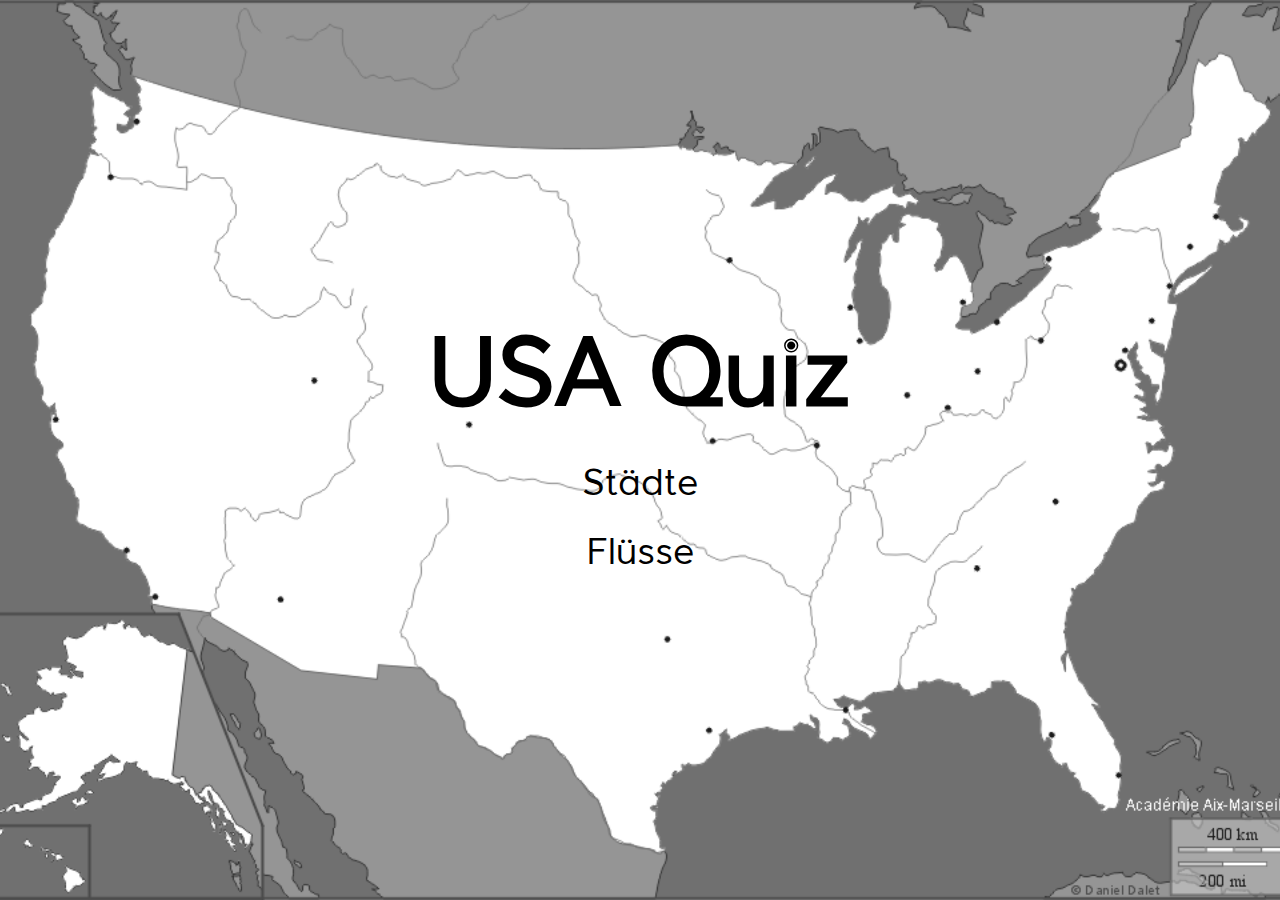
<file: index.html>
<!DOCTYPE html>
<html>
    <head>
        <title>USA - Quiz</title>
        <link rel="stylesheet" href="stylesheet.css">
        <link rel="shortcut icon" type="image/x-icon" href="assets/marker48.png" />
    </head>
    <body>
        <nav>
            <h1>USA Quiz</h1>
            <a href="cities/cities.html">Städte</a>
            <a href="lakes/lakes.html">Flüsse</a>
        </nav>
    </body>
</html>
</file>
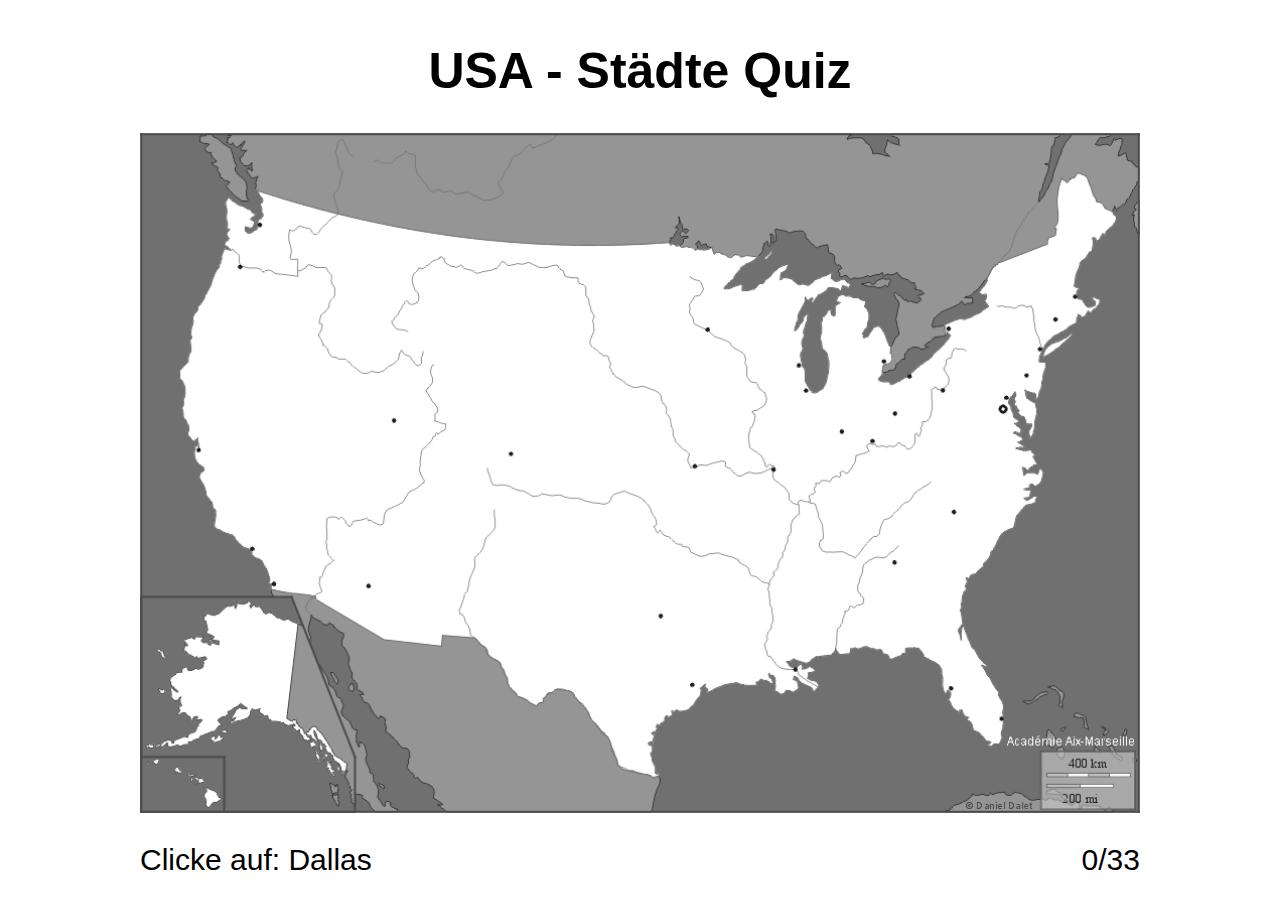
<file: cities.html>
<!DOCTYPE html>
<html>
    <head>
        <title>USA</title>
        <style>
            h1 {
                font-family: Arial, Helvetica, sans-serif;
                font-size: max(50px, 2vw);
            }

            p {
                font-family: Arial, Helvetica, sans-serif;
                font-size: max(30px, 1.5vw);
            }

            img {
                width: min(90vw, 1000px);
            }

            body {
                display: flex;
                flex-direction: column;
                align-items: center;
            }

            #bottom {
                width: min(90vw, 1000px);
                display: flex;
                justify-content: space-between;
            }

            #bottom div {
                display: flex;
            }

            .image-container {
                position: relative; /* This makes the point position relative to the container */
            }

            .image-container img {
                display: block; /* remove line-height, vertical-align, or inline-block spacing */
            }

            .image-container .point {
                position: absolute;
                width: max(15px, 0.05vw);
                height: max(15px, 0.05vw);;
                border-radius: 50%; /* This makes the point a circle */
                transform: translate(-50%, -50%); /* center the point */
            }

            @media screen and (max-width: 1000) {
                img {
                    width: 100vw!important;
                }
            }
        </style>
    </head>
    <body>
        <h1>USA - Städte Quiz</h1>
        <div class="image-container">
            <img src="map.gif">
        </div>
        <div id="bottom">
            <div>
                <p>Clicke auf:&nbsp</p>
                <p id="city-label"></p>
            </div>
            <div>
                <p id="score">0</p>
                <p>/33</p>
            </div>
        </div>
    </body>
</html>
<script>
const cities = [
    { x: 0.12, y: 0.14, index: 0 },
    { x: 0.1, y: 0.20, index: 1 },
    { x: 0.06, y: 0.46, index: 2 },
    { x: 0.11, y: 0.61, index: 3 },
    { x: 0.13, y: 0.66, index: 4 },
    { x: 0.23, y: 0.67, index: 5 },
    { x: 0.25, y: 0.42, index: 6 },
    { x: 0.37, y: 0.47, index: 7 },
    { x: 0.52, y: 0.71, index: 8 },
    { x: 0.55, y: 0.81, index: 9 },
    { x: 0.55, y: 0.49, index: 10 },
    { x: 0.565, y: 0.29, index: 11 },
    { x: 0.63, y: 0.49, index: 12 },
    { x: 0.66, y: 0.34, index: 13 },
    { x: 0.66, y: 0.38, index: 14 },
    { x: 0.65, y: 0.79, index: 15 },
    { x: 0.70, y: 0.44, index: 16 },
    { x: 0.73, y: 0.45, index: 17 },
    { x: 0.74, y: 0.335, index: 18 },
    { x: 0.75, y: 0.41, index: 19 },
    { x: 0.75, y: 0.63, index: 20 },
    { x: 0.77, y: 0.36, index: 21 },
    { x: 0.81, y: 0.81, index: 22 },
    { x: 0.86, y: 0.86, index: 23 },
    { x: 0.81, y: 0.56, index: 24 },
    { x: 0.80, y: 0.37, index: 25 },
    { x: 0.81, y: 0.28, index: 26 },
    { x: 0.86, y: 0.41, index: 27 },
    { x: 0.86, y: 0.38, index: 28 },
    { x: 0.89, y: 0.35, index: 29 },
    { x: 0.90, y: 0.31, index: 30 },
    { x: 0.91, y: 0.27, index: 31 },
    { x: 0.93, y: 0.24, index: 32 },
]

const cities_names = {
    0:  "Seattle",
    1:  "Portland",
    2:  "San Francisco",
    3:  "Los Angeles",
    4:  "San Diego",
    5:  "Phoenix",
    6:  "Salt Lake City",
    7:  "Denver",
    8:  "Dallas",
    9:  "Houston",
    10: "Kansas City",
    11: "Minneapolis & St. Paul",
    12: "St. Louis",
    13: "Milwaukee",
    14: "Chicago",
    15: "New Orleans",
    16: "Indianapolis",
    17: "Cincinnati",
    18: "Detroit",
    19: "Columbus",
    20: "Atlanta",
    21: "Cleveland",
    22: "Tampa",
    23: "Miami",
    24: "Charlotte",
    25: "Pittsburgh",
    26: "Buffalo",
    27: "Washington D.C.",
    28: "Baltimore",
    29: "Philadelphia",
    30: "New York City",
    31: "Hartford",
    32: "Boston",
}

alrady_guest = []

score = 0;
tries = 0;
total_gueses = 0;
city_to_guess = get_random_int(33);
display_city(city_to_guess);

function get_clicked_item(x, y) {
    let city_index = -1;

    cities.forEach(city => {
        if (x > (city.x - 0.02) && x < (city.x + 0.02) && y > (city.y - 0.02) && y < (city.y + 0.02)) {
            city_index = city.index
        }
    });

    return city_index;
}

function display_city(index) {
    city_label = document.getElementById("city-label");
    city_label.innerHTML = cities_names[index];
}

function draw_point(x, y, color) {
    var point = document.createElement('div');
    point.className = 'point';
    point.style.backgroundColor = color;
    var img = document.querySelector('.image-container img');

    point.style.left = (x * 100) + '%';
    point.style.top = (y * 100) + '%';

    img.parentElement.appendChild(point);
}

function get_random_int(max) {
    while (true) {
        number = Math.floor(Math.random() * max);
        if (!alrady_guest.includes(number)) {
            alrady_guest.push(number);
            return number;
        }
    }
}

document.querySelector('img').addEventListener('click', (event) => {
    var x = event.offsetX / event.target.offsetWidth;
    var y = event.offsetY / event.target.offsetHeight;
    
    clicked_city = get_clicked_item(x, y);

    if (clicked_city == city_to_guess) {
        if (tries == 0){
            draw_point(cities[city_to_guess].x, cities[city_to_guess].y, 'green');
        }
        else {
            draw_point(cities[city_to_guess].x, cities[city_to_guess].y, 'orange');
        }
        tries = 0;
        score++;
        total_gueses++;
        score_counter = document.getElementById("score");
        score_counter.innerHTML = total_gueses;

        if (total_gueses == 33) {
            alrady_guest = []
            total_gueses = 0;
            window.confirm("Du hast " + score + " Städte von 33 erraten", "New laden");
            score = 0;
            location.reload();
        }

        city_to_guess = get_random_int(33);
        display_city(city_to_guess);
    }
    else {
        if (clicked_city != -1) {
            tries++;
        }

        if (tries == 3) {
            draw_point(cities[city_to_guess].x, cities[city_to_guess].y, 'red');
            tries = 0;
            total_gueses++;
            score_counter = document.getElementById("score");
            score_counter.innerHTML = total_gueses;
            
            if (total_gueses == 33) {
                alrady_guest = []
                total_gueses = 0;
                window.confirm("Du hast " + score + " von 33 Städten erraten", "New laden");
                score = 0;
                location.reload();
            }

            city_to_guess = get_random_int(33);
            display_city(city_to_guess);
        }
    }
});
</script>
</file>
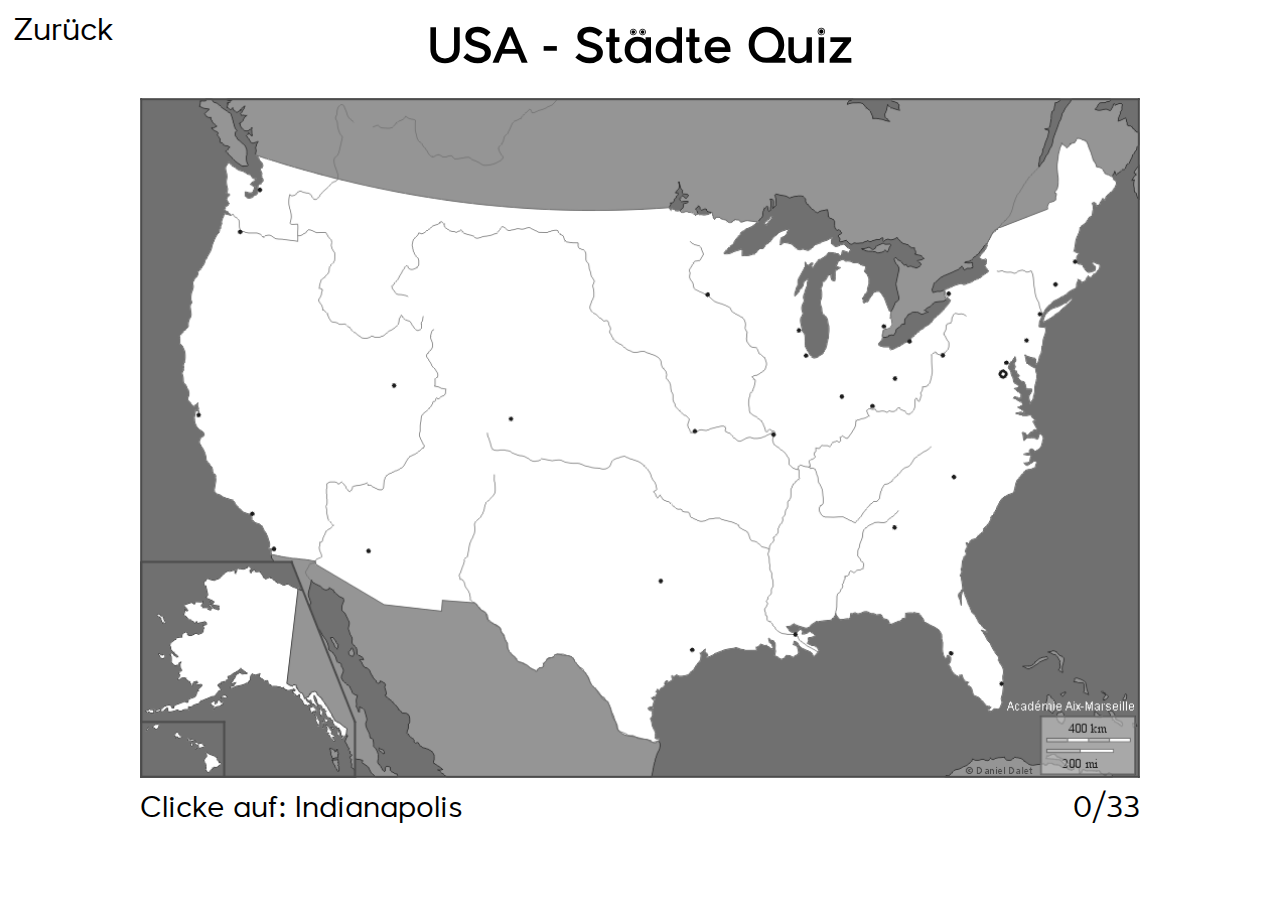
<file: cities/cities.html>
<!DOCTYPE html>
<html>
    <head>
        <title>Städte</title>
        <link rel="stylesheet" href="stylesheet.css">
        <script src="script.js" defer></script>
        <link rel="shortcut icon" type="image/x-icon" href="assets/marker48.png" />
    </head>
    <body>
        <a href="../index.html" id="back">Zurück</a>
        <h1>USA - Städte Quiz</h1>
        <div class="image-container">
            <img src="../assets/map.gif">
        </div>
        <div id="bottom">
            <div>
                <p>Clicke auf:&nbsp</p>
                <p id="city-label"></p>
            </div>
            <div>
                <p id="score">0</p>
                <p>/33</p>
            </div>
        </div>
    </body>
</html>
</file>
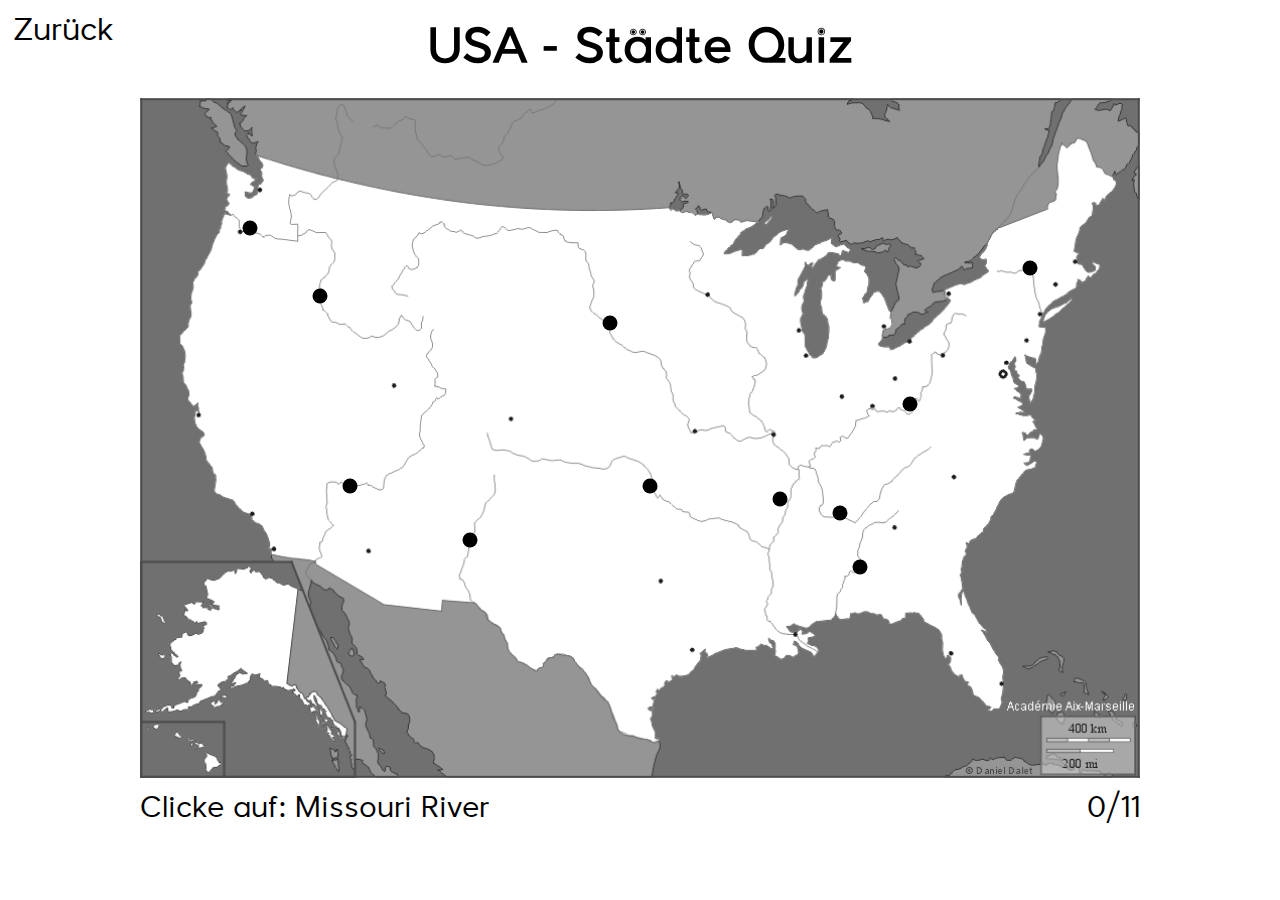
<file: lakes/lakes.html>
<!DOCTYPE html>
<html>
    <head>
        <title>USA</title>
        <link rel="stylesheet" href="stylesheet.css">
        <script src="script.js" defer></script>
        <link rel="shortcut icon" type="image/x-icon" href="assets/marker48.png" />
    </head>
    <body>
        <a href="../index.html" id="back">Zurück</a>
        <h1>USA - Städte Quiz</h1>
        <div class="image-container">
            <img src="../assets/map.gif">
        </div>
        <div id="bottom">
            <div>
                <p>Clicke auf:&nbsp</p>
                <p id="city-label"></p>
            </div>
            <div>
                <p id="score">0</p>
                <p>/11</p>
            </div>
        </div>
    </body>
</html>
</file>
<file: stylesheet.css>
@font-face {
    font-family: 'Odin Regular';
    src: url('assets/LarkeRegular.ttf');
}

* {
    font-family: 'Odin Regular';
    margin: 0;
}

body {
    background-image: url(assets/map.gif);
    background-size: cover;
    background-attachment: fixed;
    background-position: center; 
}

nav {
    height: 100vh;
    display: flex;
    flex-direction: column;
    align-items: center;
    justify-content: center;
}

nav h1 {
    width: 100%;
    text-align: center;
    font-size: 6em;
}

nav a {
    margin-top: 2vw;
    text-decoration: underline 0.12em rgba(0, 0, 0, 0);
    font-size: 2.3em;
    transition: text-decoration-color 300ms;
    color: black;
}

nav a:hover {
    text-decoration-color: rgba(0, 0, 0, 1);
}
</file>
<file: cities/stylesheet.css>
@font-face {
    font-family: 'Odin Regular';
    src: url('../assets/LarkeRegular.ttf');
}

* {
    font-family: 'Odin Regular';
    margin: 0;
}

#back {
    position: absolute;
    left: 1vw;
    top: 1vw;
    color: black;
    text-decoration: underline 0.12em rgba(0, 0, 0, 0);
    font-size: 2em;
    transition: text-decoration-color 300ms;
}

#back:hover {
    text-decoration-color: rgba(0, 0, 0, 1);
}

h1 {
    margin-top: max(1.5vw, 15px);
    margin-bottom: max(1.5vw, 15px);
    font-size: max(50px, 2vw);
}

p {
    font-size: max(30px, 1.5vw);
}

img {
    width: min(90vw, 1000px);
}

body {
    display: flex;
    flex-direction: column;
    align-items: center;
}

#bottom {
    margin-top: 1vw;
    width: min(90vw, 1000px);
    display: flex;
    justify-content: space-between;
}

#bottom div {
    display: flex;
}

.image-container {
    position: relative; /* This makes the point position relative to the container */
}

.image-container img {
    display: block; /* remove line-height, vertical-align, or inline-block spacing */
}

.image-container .point {
    position: absolute;
    width: max(15px, 0.05vw);
    height: max(15px, 0.05vw);;
    border-radius: 50%; /* This makes the point a circle */
    transform: translate(-50%, -50%); /* center the point */
}

@media screen and (max-width: 1000) {
    img {
        width: 100vw!important;
    }
}
</file>
<file: lakes/stylesheet.css>
@font-face {
    font-family: 'Odin Regular';
    src: url('../assets/LarkeRegular.ttf');
}

* {
    font-family: 'Odin Regular';
    margin: 0;
}

#back {
    position: absolute;
    left: 1vw;
    top: 1vw;
    color: black;
    text-decoration: underline 0.12em rgba(0, 0, 0, 0);
    font-size: 2em;
    transition: text-decoration-color 300ms;
}

#back:hover {
    text-decoration-color: rgba(0, 0, 0, 1);
}

h1 {
    margin-top: max(1.5vw, 15px);
    margin-bottom: max(1.5vw, 15px);
    font-size: max(50px, 2vw);
}

p {
    font-size: max(30px, 1.5vw);
}

img {
    width: min(90vw, 1000px);
}

body {
    display: flex;
    flex-direction: column;
    align-items: center;
}

#bottom {
    margin-top: 1vw;
    width: min(90vw, 1000px);
    display: flex;
    justify-content: space-between;
}

#bottom div {
    display: flex;
}

.image-container {
    position: relative; /* This makes the point position relative to the container */
}

.image-container img {
    display: block; /* remove line-height, vertical-align, or inline-block spacing */
}

.image-container .point {
    position: absolute;
    width: max(15px, 0.05vw);
    height: max(15px, 0.05vw);;
    border-radius: 50%; /* This makes the point a circle */
    transform: translate(-50%, -50%); /* center the point */
}

@media screen and (max-width: 1000) {
    img {
        width: 100vw!important;
    }
}
</file>
